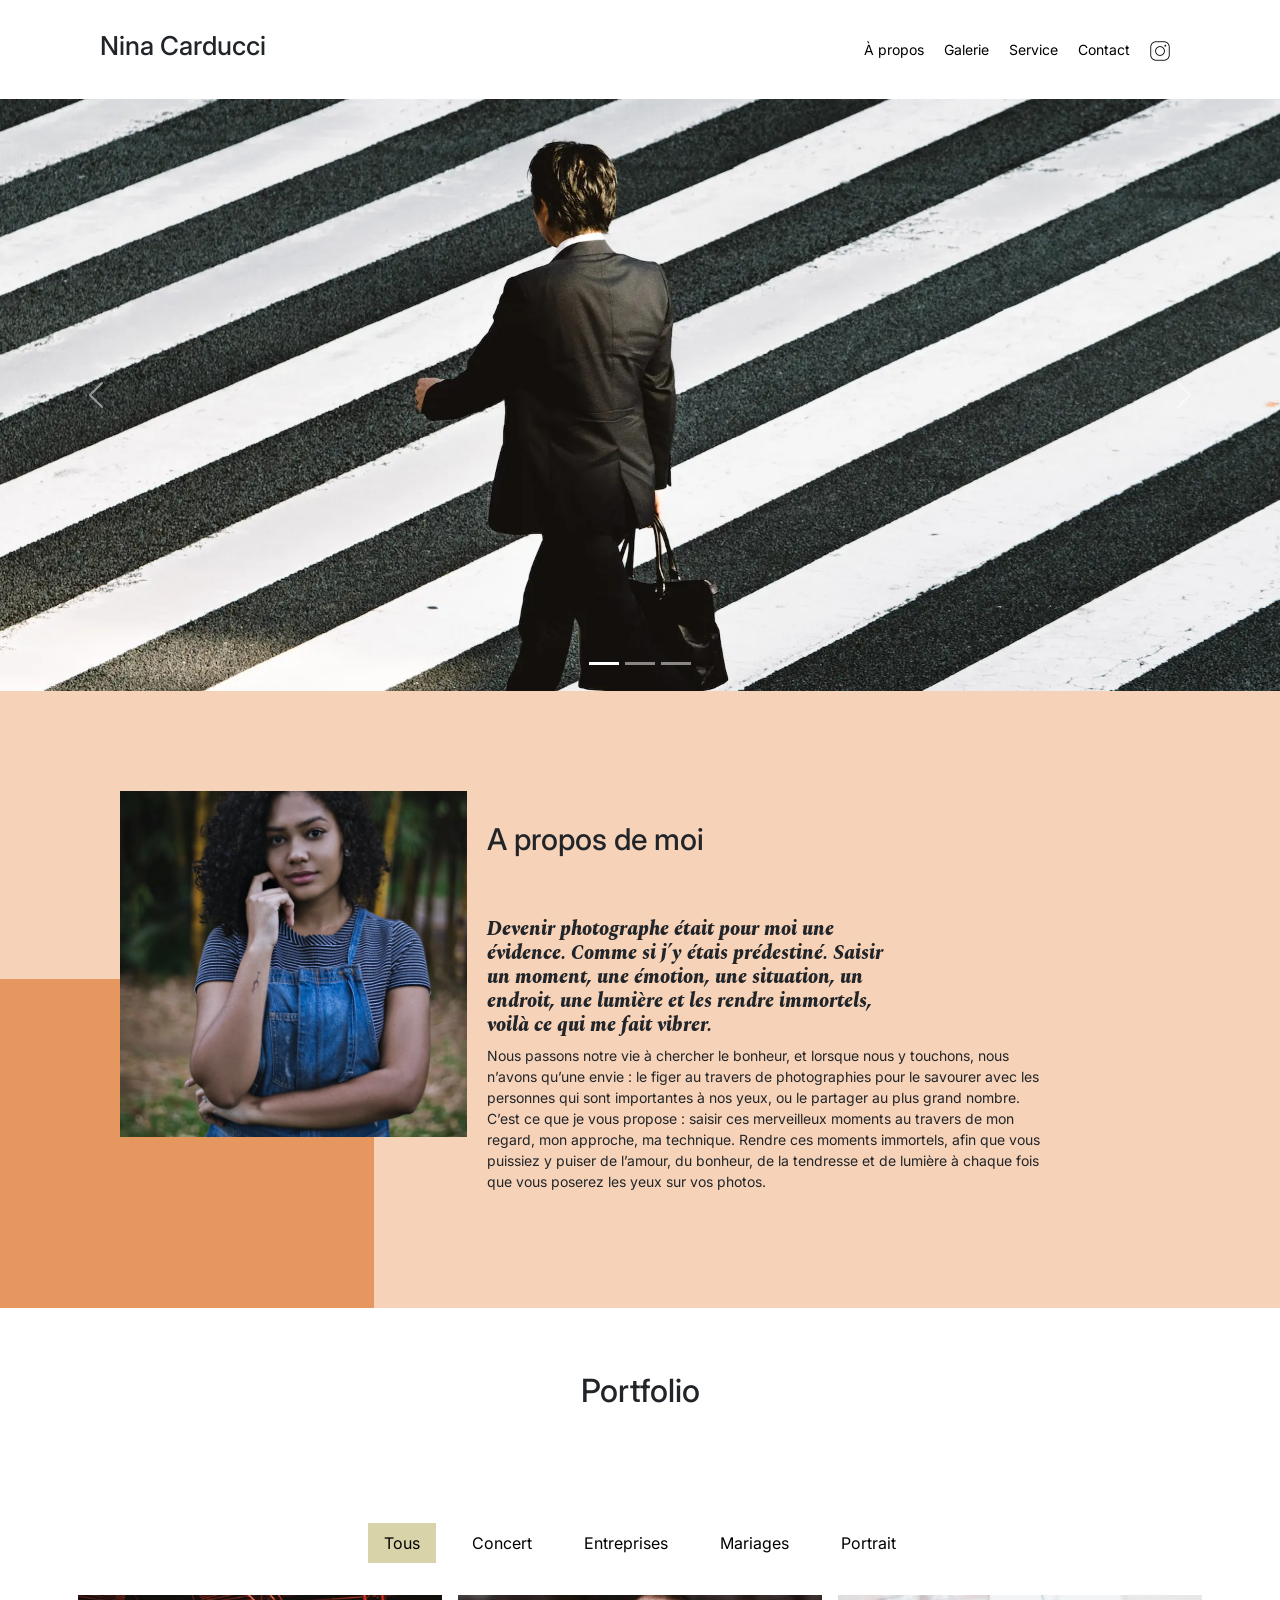
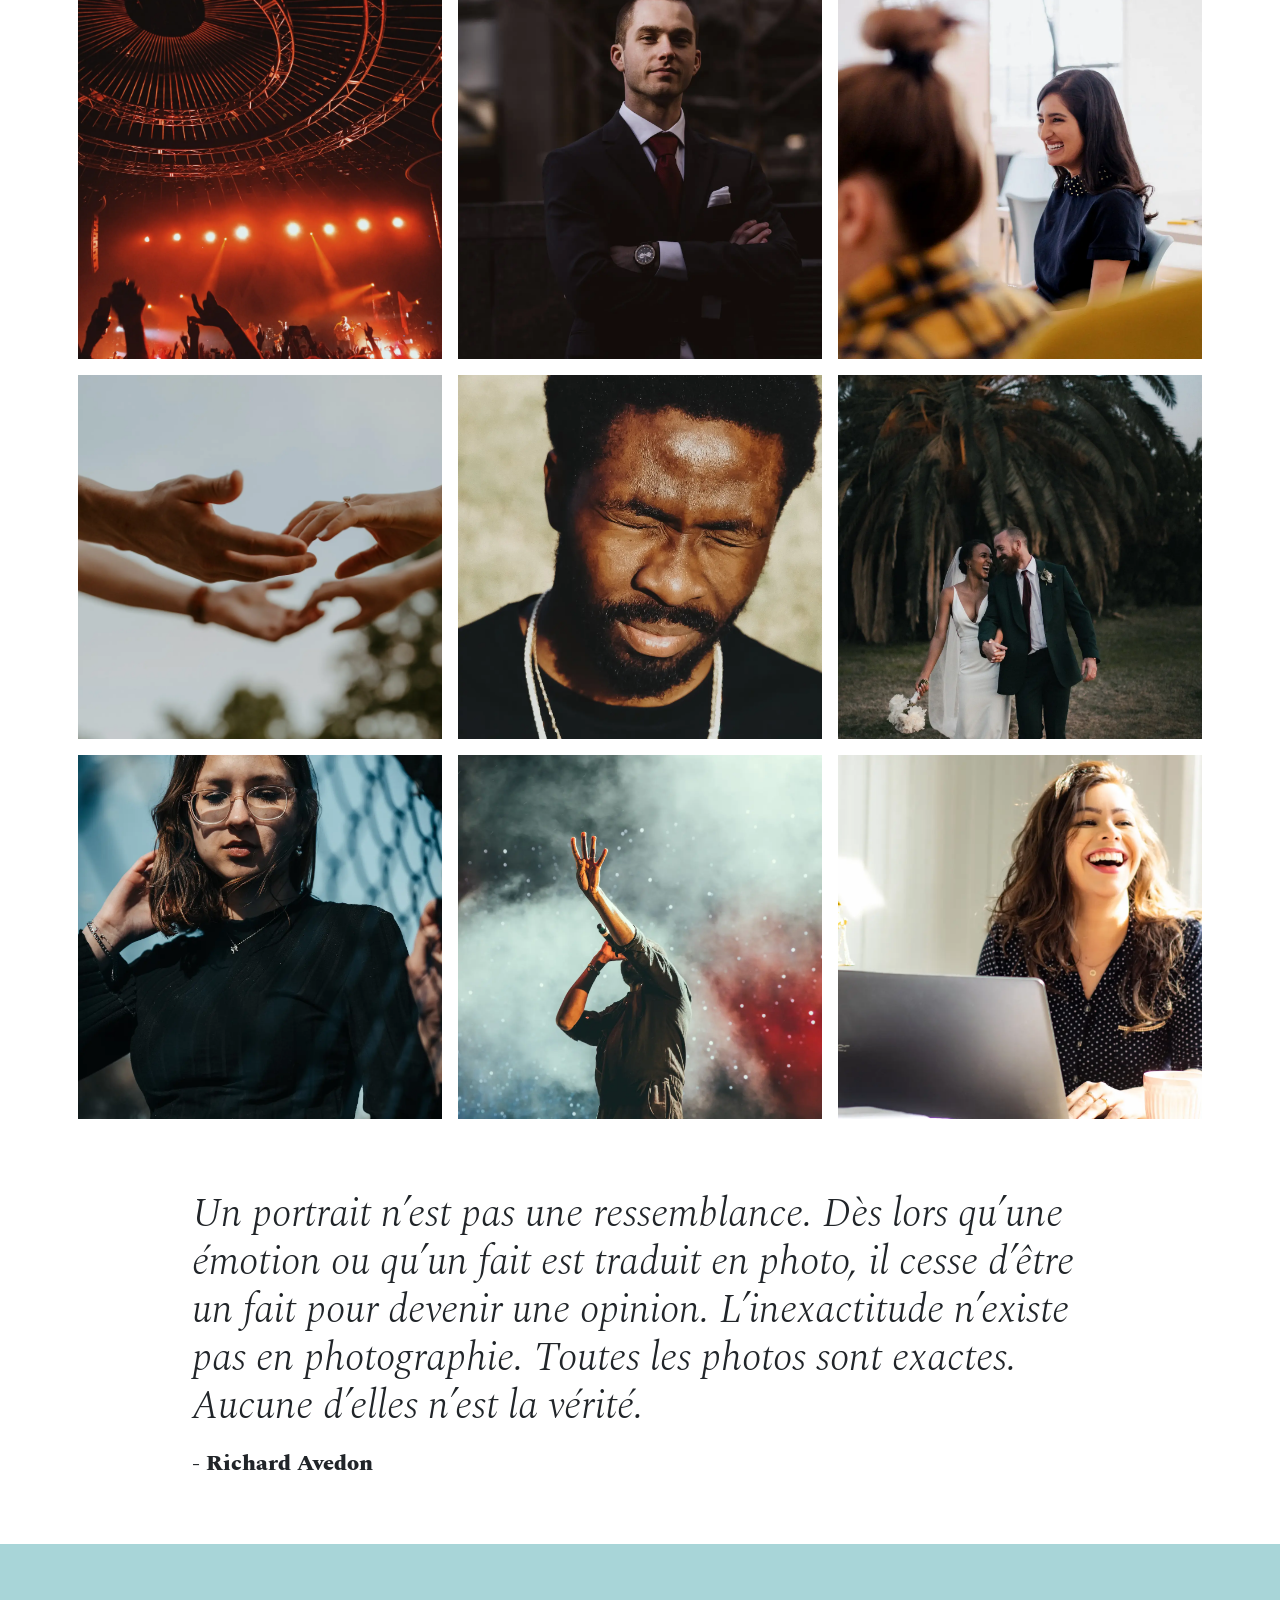
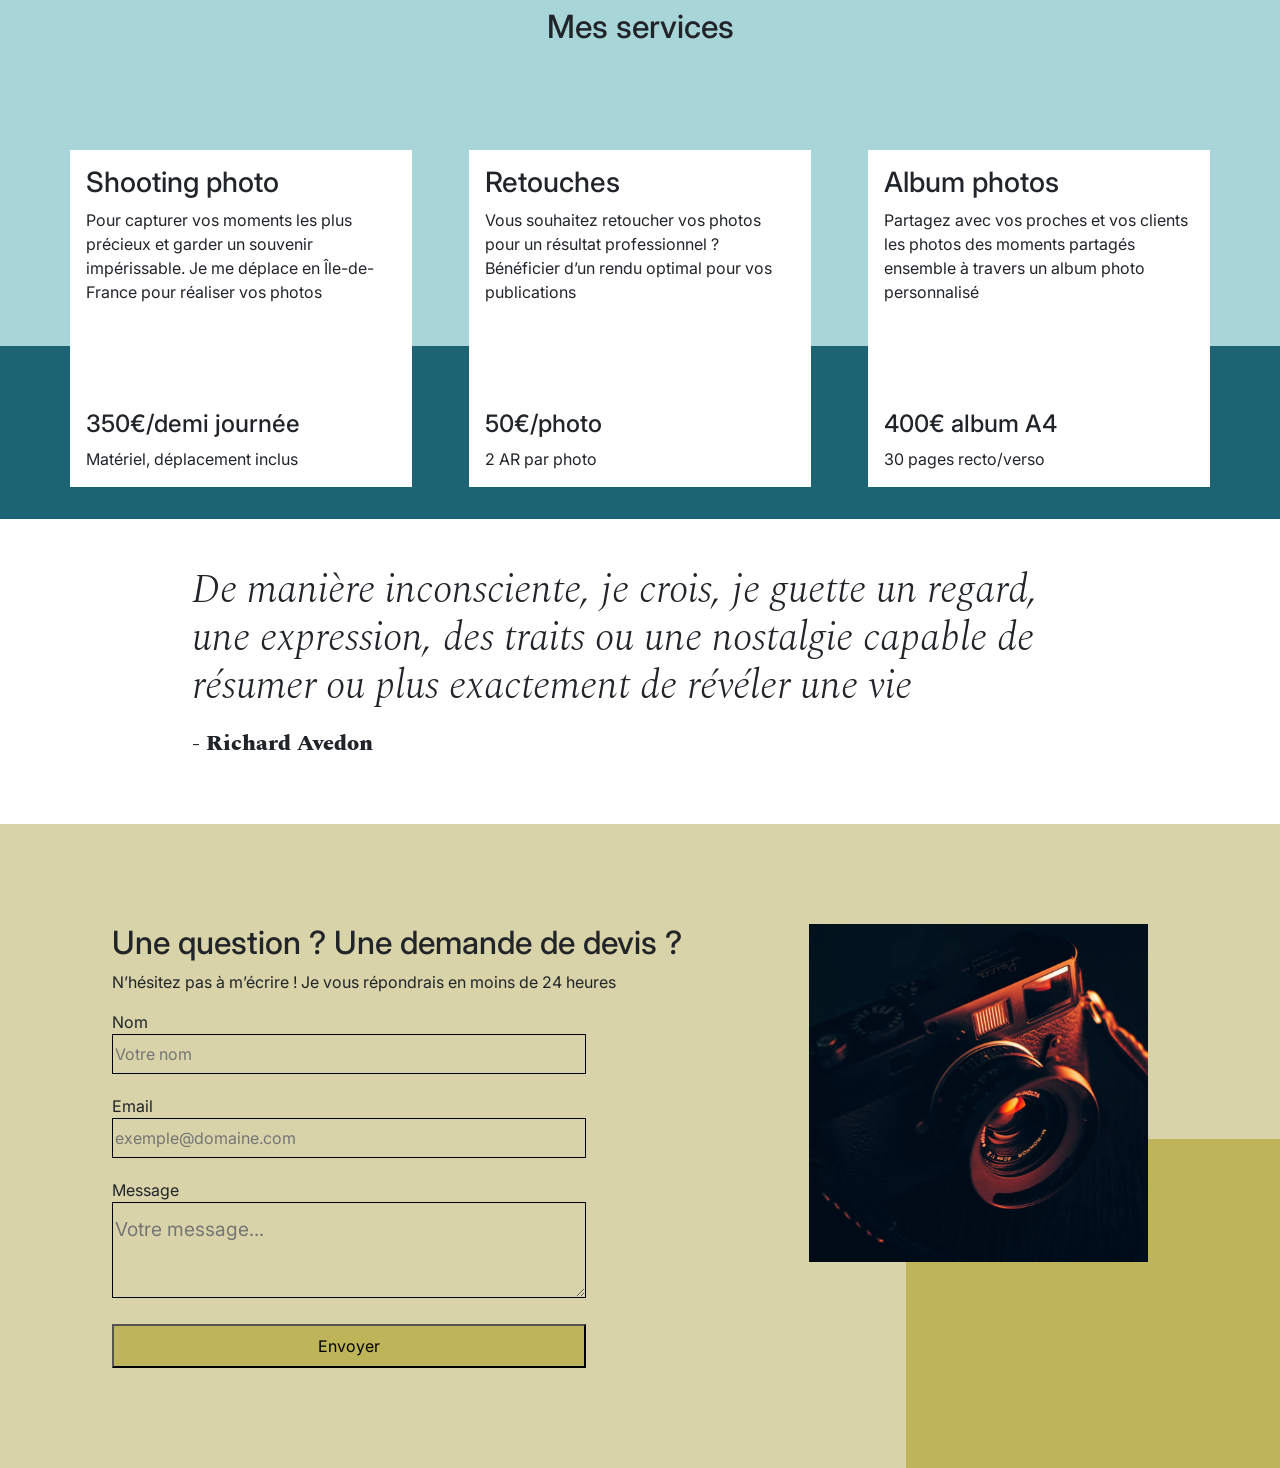
<file: index.html>
<!DOCTYPE html>
<html lang="fr">


<head>
	<meta charset="UTF-8">
	<title>Nina Carducci - Artiste photographe</title>
	<meta name="viewport" content="width=device-width, initial-scale=1.0">

	<link rel="stylesheet" href="./assets/bootstrap/bootstrap.css">
	<link rel="stylesheet" href="./assets/style.css">
	<link rel="preconnect" href="https://fonts.googleapis.com">
	<link rel="preconnect" href="https://fonts.gstatic.com" crossorigin>
	<link href="https://fonts.googleapis.com/css2?family=Inter&family=Spectral:ital,wght@0,400;1,300;1,400;1,800&display=swap" rel="stylesheet">

	<script src="./assets/bootstrap/bootstrap.bundle.js"></script>
	<script src="https://code.jquery.com/jquery-3.4.1.min.js" integrity="sha256-CSXorXvZcTkaix6Yvo6HppcZGetbYMGWSFlBw8HfCJo=" crossorigin="anonymous"></script>
	<script src="./assets/maugallery.js"></script>
	<script src="./assets/scripts.js"></script>

	<meta property="og:title" content="Nina Carducci - Artiste photographe" />
	<meta property="og:description" content="Découvrez le portfolio de Nina Carducci, photographe professionnelle spécialisée dans les portraits, mariages et événements à Bordeaux." />
	<meta property="og:url" content="https://maeva-gele.github.io/Nina-carducci/" />
	<meta property="og:image" content="https://maeva-gele.github.io/Nina-carducci/assets/images/nina.webp" />
	<meta property="og:type" content="business.business" />
	<meta property="og:locale" content="fr_FR" />

	<meta property="business:contact_data:street_address" content="68 avenue Alsace-Lorraine" />
    <meta property="business:contact_data:locality" content="Bordeaux" />
    <meta property="business:contact_data:postal_code" content="33200" />
    <meta property="business:contact_data:country_name" content="France" />
    <meta property="business:contact_data:phone_number" content="+33556677889" />

	<script type="application/ld+json"> 
		{
			"@context": "https://schema.org",
			"@type": "LocalBusiness",
			"name": "Nina Carducci",
			"image": "https://maeva-gele.github.io/Nina-carducci/assets/images/nina.webp",
			"telephone": "+33556677889",
			"address": {
				"@type": "PostalAddress",
				"streetAddress": "68 avenue Alsace-Lorraine",
				"addressLocality": "Bordeaux",
				"postalCode": "33200",
				"addressCountry": "FR"
			},
			"sameAs": [
				"https://www.instagram.com/ninacarducci.photo/?hl=fr"
			],
			"openingHoursSpecification": [
				{
					"@type": "OpeningHoursSpecification",
					"dayOfWeek": ["Monday", "Tuesday", "Wednesday", "Thursday", "Friday"],
					"opens": "10:00",
					"closes": "19:00"
				}
			]
		}
	</script>
</head>


<body>

<div class="top-header">
	<h1 class="name">Nina Carducci</h1>
	<div class="nav">   
		<ul>
			<li><a href="#about">À propos</a></li>
			<li><a href="#gallery">Galerie</a></li>
			<li><a href="#services">Service</a></li>
			<li><a href="#contact">Contact</a></li>
			<li><a class="social-link" href="https://www.instagram.com/ninacarducci.photo/?hl=fr" target="_blank"><img src="assets/images/instagram.webp" alt="Instagram"></a></li>
		</ul>
	</div>
</div>

<div id="header">
	<div id="carouselExampleIndicators" class="carousel slide" data-bs-ride="carousel">
		<div class="carousel-indicators">
			<button type="button" data-bs-target="#carouselExampleIndicators" data-bs-slide-to="0" class="active" aria-current="true" aria-label="Slide 1"></button>
			<button type="button" data-bs-target="#carouselExampleIndicators" data-bs-slide-to="1" aria-label="Slide 2"></button>
			<button type="button" data-bs-target="#carouselExampleIndicators" data-bs-slide-to="2" aria-label="Slide 3"></button>
		</div>
		<div class="carousel-inner">
			<div class="carousel-item active">
				<img src="./assets/images/slider/surlechemin.webp" class="d-block w-100" alt="Travailleur traversant la route">
			</div>
			<div class="carousel-item">
				<img src="./assets/images/slider/foule.webp" class="d-block w-100" alt="foule en liesse">
			</div>
			<div class="carousel-item">
				<img src="./assets/images/slider/maries.webp" class="d-block w-100" alt="Les mariés s'embrassent">
			</div>
		</div>
		<button class="carousel-control-prev" type="button" data-bs-target="#carouselExampleIndicators" data-bs-slide="prev">
			<span class="carousel-control-prev-icon" aria-hidden="true"></span>
			<span class="visually-hidden">Previous</span>
		</button>
		<button class="carousel-control-next" type="button" data-bs-target="#carouselExampleIndicators" data-bs-slide="next">
			<span class="carousel-control-next-icon" aria-hidden="true"></span>
			<span class="visually-hidden">Next</span>
		</button>
	</div>
</div>

<div id="about">
	<div class="picture left">
		<img src="./assets/images/nina.webp" alt="Nina Carducci">
	</div>
	<div id="about-me">
		<h2 class="about-me__title">A propos de moi</h2>
		<h3 class="about-me__introduction">Devenir photographe était pour moi une évidence. Comme si j’y étais prédestiné. Saisir un moment, une émotion, une situation, un endroit, une lumière et les rendre immortels, voilà ce qui me fait vibrer.</h3>
		<p>Nous passons notre vie à chercher le bonheur, et lorsque nous y touchons, nous n’avons qu’une envie : le figer au travers de photographies pour le savourer avec les personnes qui sont importantes à nos yeux, ou le partager au plus grand nombre.
			C’est ce que je vous propose : saisir ces merveilleux moments au travers de mon regard, mon approche, ma technique. Rendre ces moments immortels, afin que vous puissiez y puiser de l’amour, du bonheur, de la tendresse et de lumière à chaque fois que vous poserez les yeux sur vos photos.</p>
	</div>
</div>

<div id="gallery">
	<h2 class="title">Portfolio</h2>
	<div class="container py-3">
		<div class="gallery" style="display: none">
			<img data-gallery-tag="Concert" class="gallery-item" src="./assets/images/gallery/concerts/concert-foule.webp" alt="mains levées d'une foule dans une salle de concert"/>
			<img data-gallery-tag="Entreprises" class="gallery-item" src="./assets/images/gallery/entreprise/entreprise-debout.webp" alt="portrait d'un homme en costume, les bras croisés"/>
			<img data-gallery-tag="Entreprises" class="gallery-item" src="./assets/images/gallery/entreprise/entreprise-coworking.webp" alt="Femme dans un espace co-working"/>
			<img data-gallery-tag="Mariages" class="gallery-item" src="./assets/images/gallery/mariage/maries-mains.webp" alt="Mains de mariés se touchant dy bout des doigts"/>
			<img data-gallery-tag="Portrait" class="gallery-item" src="./assets/images/gallery/portraits/portrait-homme.webp" alt="Portrait d'un homme vu de près au soleil les yeux fermés"/>
			<img data-gallery-tag="Mariages" class="gallery-item" src="./assets/images/gallery/mariage/maries-palmiers.webp" alt="Mariés riant sous un palmier"/>
			<img data-gallery-tag="Portrait" class="gallery-item" src="./assets/images/gallery/portraits/portait-femme.webp" alt="Portrait d'une femme devant un grillage"/>
			<img data-gallery-tag="Concert" class="gallery-item" src="./assets/images/gallery/concerts/concert-chanteur.webp" alt="Chanteur sur scène"/>
			<img data-gallery-tag="Entreprises" class="gallery-item" src="./assets/images/gallery/entreprise/entreprise-ordinateur.webp" alt="Femme travaillant sur un ordinateur"/>
		</div>
	</div>
	<div class="quote">
		<figure>
			<blockquote>
				<p class="quote__text">Un portrait n’est pas une ressemblance. Dès lors qu’une émotion ou qu’un fait est traduit en photo, il cesse d’être un fait pour devenir une opinion. L’inexactitude n’existe pas en photographie. Toutes les photos sont exactes. Aucune d’elles n’est la vérité.</p>
			</blockquote>
			<figcaption class="quote__author">- Richard Avedon</figcaption>
		</figure>
	</div>
</div>
<div id="services">
	<h2 class="title">Mes services</h2>
	<div class="container">
		<div class="service">
			<div class="service__description">
				<h3>Shooting photo</h3>
				<p>Pour capturer vos moments les plus précieux et garder un souvenir impérissable. Je me déplace en Île-de-France pour réaliser vos photos</p>
			</div>
			<div class="service__price">
				<h4>350€/demi journée</h4>
				<span>Matériel, déplacement inclus</span>
			</div>

		</div>
		<div class="service">
			<div class="service__description">
				<h3>Retouches</h3>
				<p>Vous souhaitez retoucher vos photos pour un résultat professionnel ? Bénéficier d’un rendu optimal pour vos publications</p>
			</div>
			<div class="service__price">
				<h4>50€/photo</h4>
				<span>2 AR par photo</span>
			</div>
		</div>
		<div class="service">
			<div class="service__description">
				<h3>Album photos</h3>
				<p>Partagez avec vos proches et vos clients les photos des moments partagés ensemble à travers un album photo personnalisé</p>
			</div>
			<div class="service__price">
				<h4>400€ album A4</h4>
				<span>30 pages recto/verso</span>
			</div>
		</div>
	</div>
</div>
<div class="quote">
	<figure>
		<blockquote>
			<p class="quote__text">De manière inconsciente, je crois, je guette un regard, une expression, des traits ou une nostalgie capable de résumer ou plus exactement de révéler une vie</p>
		</blockquote>
		<figcaption class="quote__author">- Richard Avedon</figcaption>
	</figure>
</div>
<div id="contact">
	<div class="container">
		<div class="form-container">
			<h2>Une question ? Une demande de devis ?</h2>
			<p> N’hésitez pas à m’écrire ! Je vous répondrais en moins de 24 heures</p>
			<form action="/traitement-contact" method="post" class="contact-form">
				<div class="form-group">
					<label for="nom">Nom</label>
					<input type="text" name="nom" id="nom" required placeholder="Votre nom">
				</div>

				<div class="form-group">
					<label for="email">Email</label>
					<input type="email" name="email" id="email" required placeholder="exemple@domaine.com">
				</div>
				
				<div class="form-group">
					<label for="message">Message</label>
					<textarea name="message" id="message" cols="30" rows="6" required placeholder="Votre message..."></textarea>
				</div>
				
				<button type="submit">Envoyer</button>
			</form>
		</div>
		<div class="picture right">
			<img src="./assets/images/camera.webp" alt="appareil photo">
		</div>
	</div>
</div>
</body>
</html>
</file>
<file: assets/style.css>
body {
	max-width: 1920px;
	margin: auto;
}
* {
	font-family: 'Inter';
	font-style: normal;
}
.top-header {
	background-color: white;
	position: sticky;
	top:0;
	z-index: 1000;
	display: flex;
	justify-content: space-between;
	padding-inline: 100px;
	padding-block: 30px;
	align-items: center;
}

.top-header .name {
	font-size: 26px;
}

.nav ul {
	display: flex;
	list-style-type: none;
	font-size: 14px;
	margin-bottom: 0;
}

.nav li {
	padding-inline: 10px;
}

.nav a {
	text-decoration: none;
	color: #000
}

.social-link img {
	width: 20px;
}

#header button .visually-hidden{
	color: #000;
}

#about {
	display: flex;
	background-color: #F6D2B8;
	padding-inline: 100px;
	padding-block: 100px;
	position: relative;
}

.picture.left::before {
	content: ' ';
	background-color: #E5975F;
	width: 374px;
	height: 329px;
	position: absolute;
	bottom: 0;
	left: 0;
	z-index: -1;
}

.picture {
	flex: 1;
	margin: 0 20px;
	z-index: 0;
}

.picture img {
	width: 100%;

}
#about-me {
	flex: 2
}
.about-me__title {
	margin-top: 1em;
	margin-bottom: 60px;
	font-size: 30px;
}
.about-me__introduction {
	font-size: 20px;
	font-family: 'Spectral';
	font-weight: 800;
	font-style: italic;
	width: 60%;
}
#about-me p {
	width: 80%;
	font-size: 14px;
}

.title{
	text-align: center;
	padding-block: 2em;
}
.gallery .nav {
	justify-content: center;
}
.nav-pills .nav-link.active, .nav-pills .show > .nav-link {
	color: #000;
	background-color: #D8D3A8;
	border-radius:0 ;
}
.nav-pills .nav-link {
	color: #000
}
.item-column {
	position: relative;
	margin-bottom: 0 !important;
	padding: 0;
}
.item-column::after{
	content: "";
	display: block;
	padding-bottom: 100%;

}
.gallery-item {
	position: absolute;
	width: 100%;
	height: 100%;
	object-fit: cover;
	padding: .5em;
}
.mg-prev, .mg-next {
	width: 30px;
	height: 30px;
	border-radius: 00%;
	justify-content: center;
	align-items: center;
	display: flex;
	font-size: 24px;
}

.quote {
	font-family: 'Spectral';
	font-style: italic;
	width: 70%;
	margin: auto;
	padding-block: 3em;
}
.quote__text {
	font-size:  2.5rem;
	line-height: 1.2em;
	font-family: Spectral;
	font-style: italic;
	font-weight: 300;

}
.quote__author {
	font-family: Spectral;
	font-weight: 800;
	font-size: 22px;
}

#services {
	margin: auto;
	background-color: #A8D5D8 ;
	position: relative;
}
#services .container::before{
	content: ' ';
	background-color: #1C6474;
	position: absolute;
	width: 100%;
	height: 30%;
	bottom: 0;
	left: 0;
	z-index: 0;
}

#services .container {
	justify-content: space-between;
	display: flex;
	padding : 2em 0;

}

.service {
	background-color: white;
	max-width: 390px;
	width: 30%;
	height: 337px;
	padding: 1em;
	display: flex;
	flex-direction: column;
	justify-content: space-between;
	z-index: 1;
}

#contact {
	margin: auto;
	background-color: #D8D3A8 ;
	position: relative;
	padding-inline: 100px;
	padding-block: 100px;
}

#contact .container {
	display: flex;
}
.picture.right::before {
	content: ' ';
	background-color: #BEB45A;
	width: 374px;
	height: 329px;
	position: absolute;
	bottom: 0;
	right: 0;
	z-index: -1;
}
.form-container {
	flex : 2;

}
form {
	display: flex;
	flex-direction: column;
	width: 70%;
	align-items: flex-start;
}
form .form-group{
	width: 100%;
}

form input {
	width: 100%;
	background-color: transparent;
	border: solid 1px;
	height: 2.5em;
	margin-bottom: 20px;
}

form textarea {
	width: 100%;
	background-color: transparent;
	border: solid 1px;
	height: 5em;
	line-height: 2.5em;
	font-size: 1.2em;
	margin-bottom: 20px;
}
button[type="submit"] {
	background-color: #BEB45A;
	padding: .5em 1em;
	width: 100%;
}

@media all and (max-width: 1180px) {
	.picture {
		flex : 2;
	}
	#about, #contact .container {
		align-items: center;
	}
	.about-me__title {
		margin-top: 0;
		margin-bottom: 1em;
	}
	#about-me .about-me__introduction, #about-me p {
		width: 100%;
	}
}

@media all and (max-width: 1000px) {
	#about{
		flex-direction: column;

	}
	.picture {
		width: 50%;
	}
	.picture.left::before {
		width: 100%;
		height: 30%;
		position: absolute;
		bottom: auto;
		top: 0;
		left: 0;
		z-index: -1;
	}
	.about-me__title{
		text-align: center;
		margin-top: 1em;
	}
	#services .container {
		flex-direction: column;
	}
	.service {
		width: 100%;
		max-width: 100%;
		height: auto;
		margin: 2em 0
	}
	.service__description{
		margin-bottom: 1em;
	}

	#services .container::before{
		width: 30%;
		height: 100%;
		bottom: 0;
		right: 0;
		left: auto;
		z-index: 0;
	}

	#contact .container {
		flex-direction: column;
	}
	#contact .picture.right {
		margin-top: 1em;
	}
	.picture.right::before {
		width: 100%;
		height: 30%;
		position: absolute;
		bottom: 0;
		right: 0;
		z-index: -1;
	}
}

@media all and (max-width: 650px) {
	.top-header {
		flex-direction: column;
		padding-inline: 0;
	}
	.top-header .nav, .top-header .nav ul {
		width: 100%;
		padding: 0 0 0 0;
	}
	.top-header .nav li {
		flex: 1;
		padding-block: 1em;
		text-align: center;
	}
	.picture.left::before, .picture.right::before {
		height: 150px;
	}
	#services .container {
		align-items: center;
	}
	.service {
		max-width: 90%;
	}
	#about, #contact {
		padding-inline: 2em;
		padding-block: 2em;
	}
	form {
		width: 100%;
	}
	.picture {
		width: 80%;
	}
}
</file>
